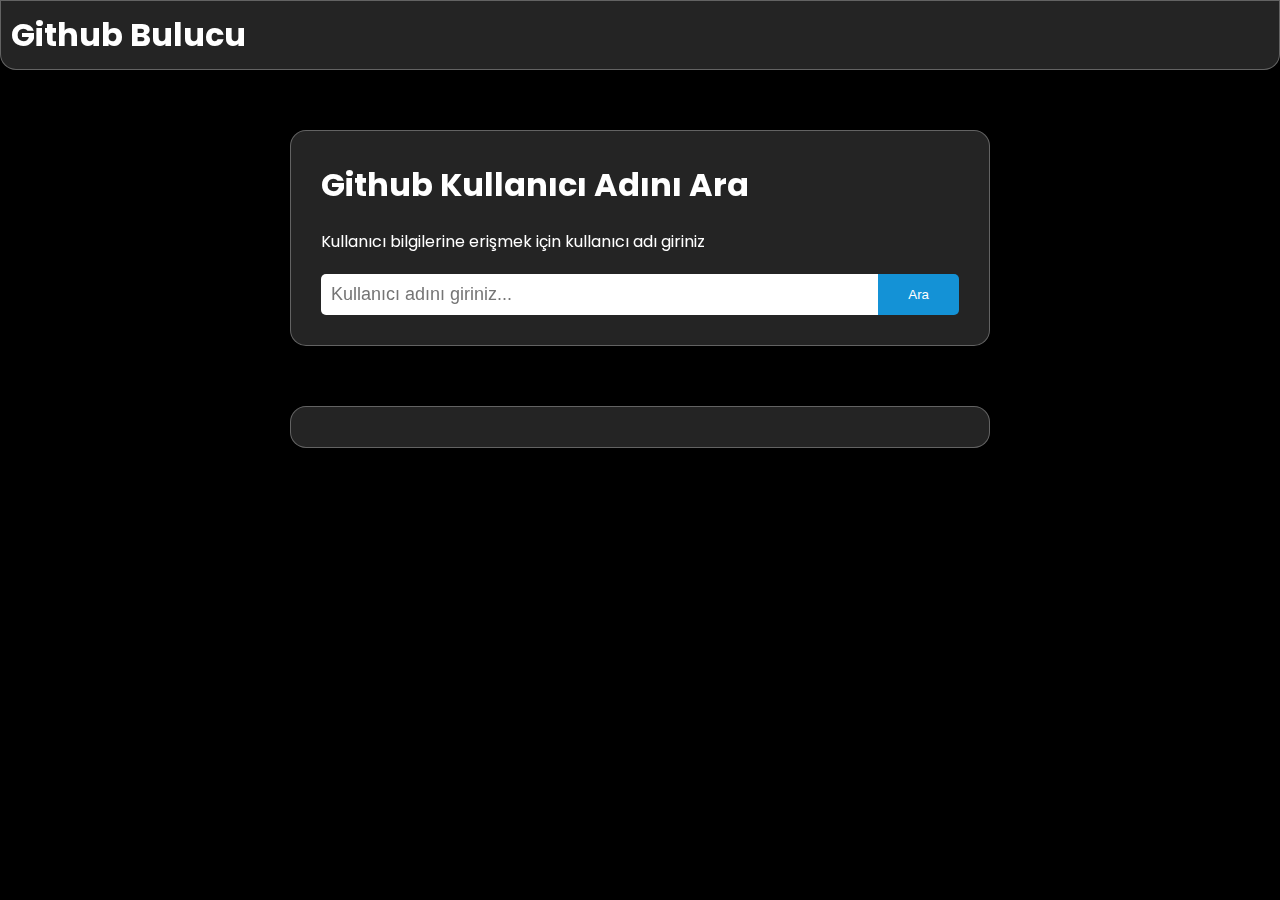
<file: github-finder/index.html>
<!DOCTYPE html>
<html lang="en">
  <head>
    <meta charset="UTF-8" />
    <meta name="viewport" content="width=device-width, initial-scale=1.0" />
    <title>Document</title>
    <link rel="stylesheet" href="style.css" />
  </head>
  <body>
    <header>
      <h1>Github Bulucu</h1>
    </header>
    <form>
      <h1>Github Kullanıcı Adını Ara</h1>
      <p>Kullanıcı bilgilerine erişmek için kullanıcı adı giriniz</p>
      <div>
        <input type="search" placeholder="Kullanıcı adını giriniz..." />
        <button>Ara</button>
      </div>
    </form>
    <!-- arama sonucu -->
    <main>
      <!-- <section id="left">
        <img
          src="https://avatars.githubusercontent.com/u/114363718?v=4"
          alt=""
        />
        <a href="">Profili Göster</a>
      </section>
      <section id="right">
        <div>
          <span>Açık Repolar:468</span>
          <span>Açık Gistler:0</span>
          <span>Takipçiler:327</span>
          <span>Takip Edilenler:39</span>
        </div>
        <ul>
          <li>Hakkında:A software company</li>
          <li>Şirket:null</li>
          <li>Website:udemig.com</li>
          <li>Konum:Sweden</li>
          <li>Hesap Oluşturma:2022-09-25T20:43:55Z</li>
        </ul>
      </section> -->
    </main>
    <script src="main.js"></script>
  </body>
</html>
</file>
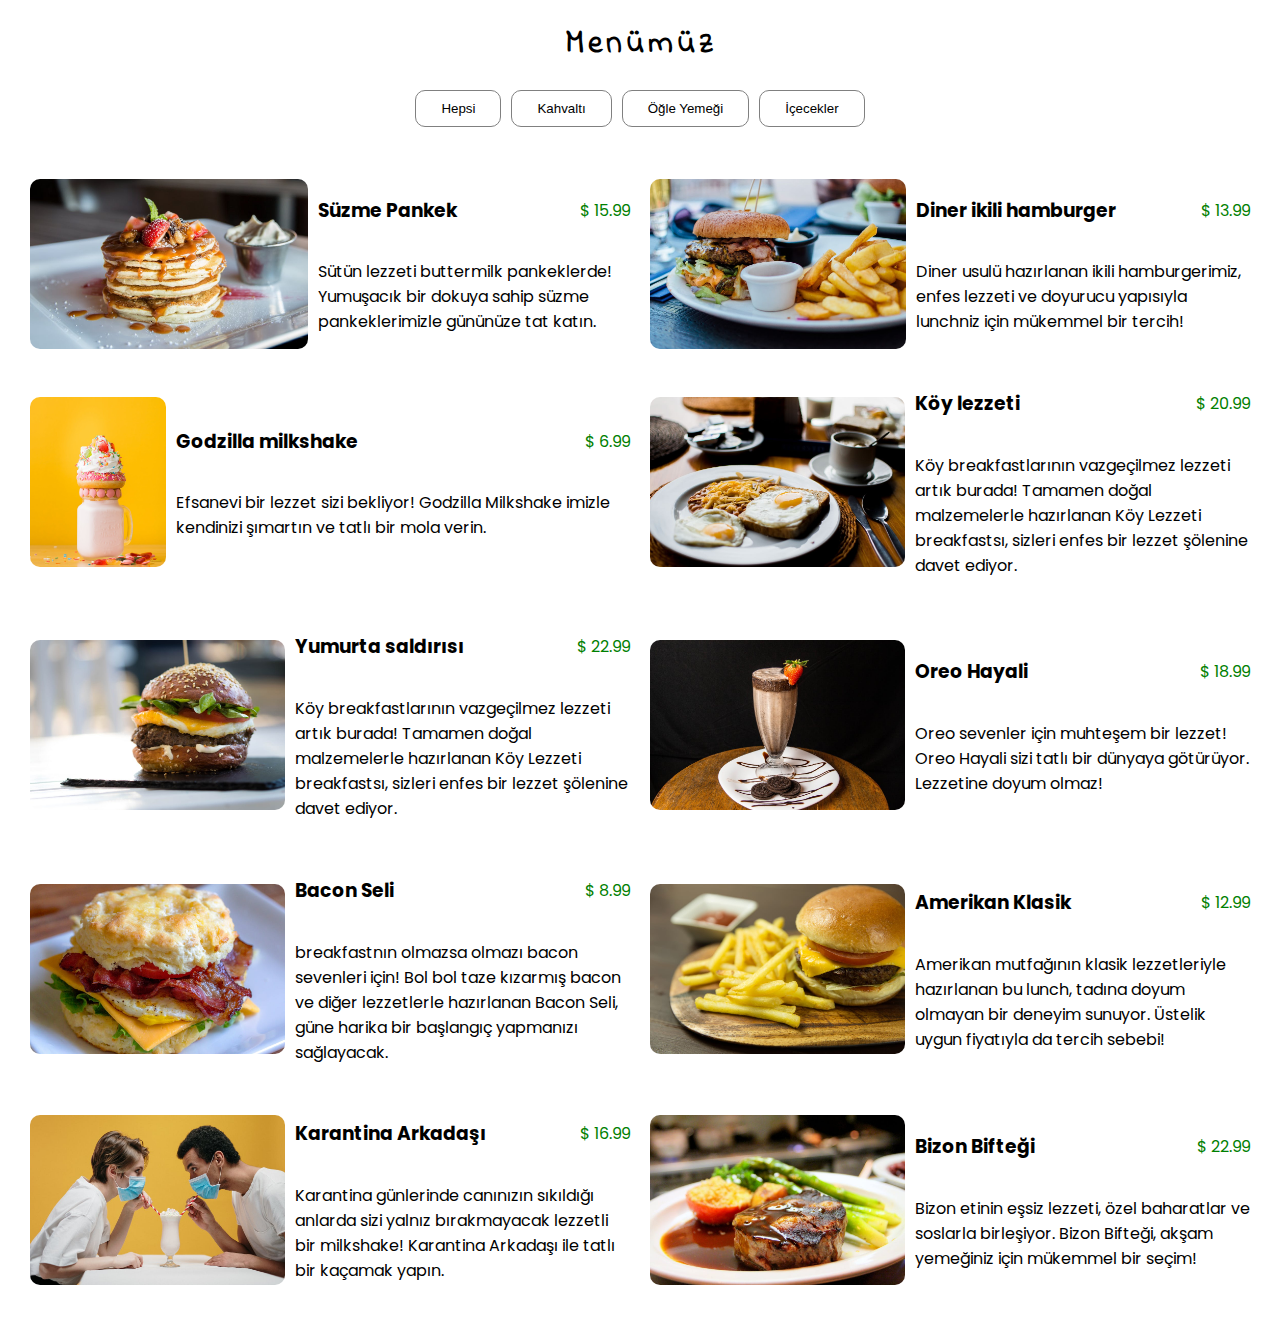
<file: qr-menu/index.html>
<!DOCTYPE html>
<html lang="en">
  <head>
    <meta charset="UTF-8" />
    <meta name="viewport" content="width=device-width, initial-scale=1.0" />
    <title>Document</title>
    <link rel="stylesheet" href="style.css" />
  </head>
  <body>
    <h1>Menümüz</h1>
    <div class="buttons">
      <button class="filter-btn" data-category="all">Hepsi</button>
      <button class="filter-btn" data-category="breakfast">Kahvaltı</button>
      <button class="filter-btn" data-category="lunch">Öğle Yemeği</button>
      <button class="filter-btn" data-category="shakes">İçecekler</button>
    </div>
    <!-- ürünler -->
    <div class="menu-area">
      <!-- menu-kartı -->
      <!-- <div id="card">
        <img src="http://127.0.0.1:5501/images/item-1.jpeg" alt="" />
        <div class="card-info">
          <div class="name">
            <h3>Süzme Pankek</h3>
            <p>$ 15.99</p>
          </div>
          <p class="desc">
            Sütün lezzeti buttermilk pankeklerde! Yumuşacık bir dokuya sahip
            süzme pankeklerimizle gününüze tat katın.
          </p>
        </div>
      </div>
      <div id="card">
        <img src="http://127.0.0.1:5501/images/item-1.jpeg" alt="" />
        <div class="card-info">
          <div class="name">
            <h3>Süzme Pankek</h3>
            <p>$ 15.99</p>
          </div>
          <p class="desc">
            Sütün lezzeti buttermilk pankeklerde! Yumuşacık bir dokuya sahip
            süzme pankeklerimizle gününüze tat katın.
          </p>
        </div>
      </div>
      <div id="card">
        <img src="http://127.0.0.1:5501/images/item-1.jpeg" alt="" />
        <div class="card-info">
          <div class="name">
            <h3>Süzme Pankek</h3>
            <p>$ 15.99</p>
          </div>
          <p class="desc">
            Sütün lezzeti buttermilk pankeklerde! Yumuşacık bir dokuya sahip
            süzme pankeklerimizle gününüze tat katın.
          </p>
        </div>
      </div> -->
    </div>
    <script src="main.js"></script>
  </body>
</html>
</file>
<file: github-finder/style.css>
@import url("https://fonts.googleapis.com/css2?family=Poppins:ital,wght@0,100;0,200;0,300;0,400;0,500;0,600;0,700;0,800;0,900;1,100;1,200;1,300;1,400;1,500;1,600;1,700;1,800;1,900&display=swap");
* {
  margin: 0;
  padding: 0;
  box-sizing: border-box;
}
body {
  height: 100vh;
  background-image: url("https://64.media.tumblr.com/6fa9ad9f859cf058bfe19a2536b0aa11/tumblr_pkv647vWBM1xp1j77o1_540.gif");
  background-size: cover;
  background-repeat: no-repeat;
  background-position: center;
  background-color: black;
  color: white;
  font-family: "poppins";
}
header {
  padding: 10px;
  border-radius: 0 0 16px 16px !important;
}
form {
  padding: 30px;
  max-width: 700px;
  margin: 60px auto;
  display: flex;
  flex-direction: column;
  gap: 20px;
  border-radius: 16px !important;
}
form div {
  display: flex;
}
form input {
  width: 100%;
  padding: 10px;
  border-radius: 5px 0 0 5px;
  font-size: 18px;
  border: none;
  outline: none;
}
form button {
  padding: 5px 30px;
  background: #1492d6;
  border: none;
  outline: none;
  color: white;
  border-radius: 0 5px 5px 0;
}

form,
header,
main {
  /* From https://css.glass */
  background: rgba(255, 255, 255, 0.14);
  border-radius: 16px;
  box-shadow: 0 4px 30px rgba(0, 0, 0, 0.1);
  backdrop-filter: blur(4.3px);
  -webkit-backdrop-filter: blur(4.3px);
  border: 1px solid rgba(255, 255, 255, 0.29);
}

main {
  max-width: 700px;
  display: flex;
  margin: auto;
  border-radius: 16px;
  padding: 20px;
  gap: 20px;
}
#left {
  display: flex;
  flex-direction: column;
}
#left img {
  width: 150px;
  border-radius: 10px;
}
#left a {
  padding: 8px;
  width: 100%;
  margin-top: 20px;
  border-radius: 10px;
  text-align: center;
  text-decoration: none;
  color: white;
  background: rgb(20, 146, 214);
}
#right {
  display: flex;
  flex-direction: column;
  gap: 30px;
}
#right div {
  display: flex;
  flex-wrap: wrap;
  gap: 10px;
}
#right span {
  padding: 4px 10px;
  border-radius: 10px;
}
#right span:nth-child(1) {
  background: #0f0f0f;
}
#right span:nth-child(2) {
  background: #232d3f;
}
#right span:nth-child(3) {
  background: #005b41;
}
#right span:nth-child(4) {
  background: #008170;
}
#right ul {
  list-style-type: none;
  background: #0f0f0f;
  border-radius: 10px;
}
#right ul li {
  padding: 10px;
  border-bottom: 1px solid gray;
}
#right ul li:last-child {
  border: none;
}
</file>
<file: qr-menu/style.css>
@import url("https://fonts.googleapis.com/css2?family=Indie+Flower&family=Poppins:ital,wght@0,100;0,200;0,300;0,400;0,500;0,600;0,700;0,800;0,900;1,100;1,200;1,300;1,400;1,500;1,600;1,700;1,800;1,900&display=swap");

body {
  font-family: "Poppins", sans-serif;
}
h1 {
  font-family: "Indie Flower", cursive;
  text-align: center;
  letter-spacing: 4px;
  font-size: 32px;
}

.buttons {
  display: flex;
  justify-content: center;
  gap: 10px;
}
button {
  background: none;
  padding: 10px 25px;
  border: 1px solid gray;
  border-radius: 10px;
  cursor: pointer;
  transition: all 0.4s;
}
button:hover {
  background: black;
  color: white;
}
.menu-area {
  margin-top: 40px;
  display: flex;
  flex-wrap: wrap;
  justify-content: center;
}
#card {
  display: flex;
  align-items: center;
  gap: 10px;
  max-width: 600px;
  margin: 10px;
}
#card img {
  height: 170px;
  border-radius: 10px;
}
.card-info .name {
  display: flex;
  align-items: center;
  justify-content: space-between;
}
.card-info .name p {
  color: green;
}
@media (max-width: 600px) {
  #card-img {
    width: 100%;
    height: 250px;
  }
}
</file>
